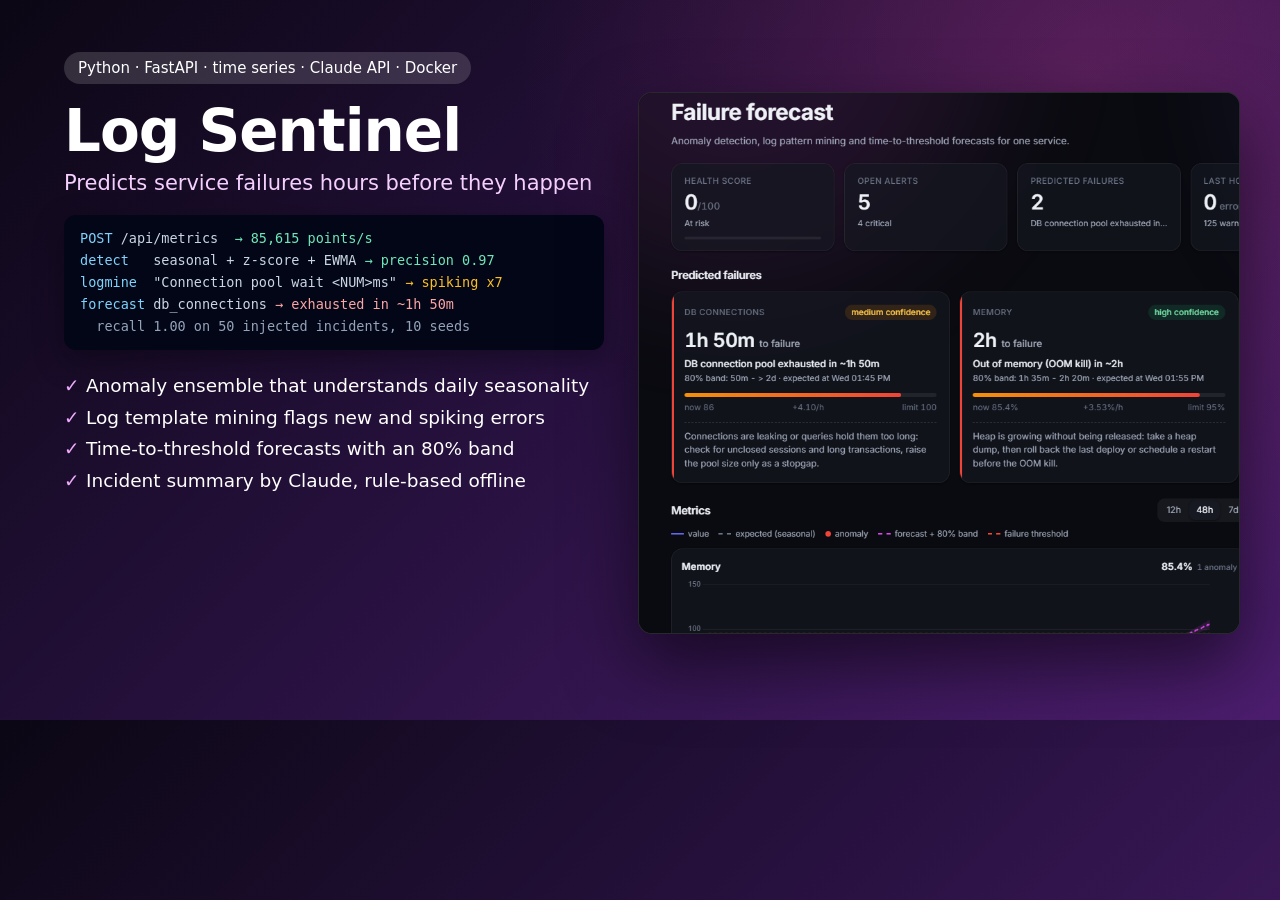
<file: examples/cover.html>
<!doctype html><html><head><meta charset="utf-8"><title>Log Sentinel</title><style>
body { margin:0; width:1280px; height:720px; overflow:hidden; font-family:"Segoe UI",system-ui,sans-serif; background:linear-gradient(135deg,#0b0714,#2a1243 52%,#4c1d6e); color:#fff; position:relative; }
body::after { content:""; position:absolute; inset:0; background:radial-gradient(circle at 85% 10%, rgba(236,72,153,.22), transparent 45%); pointer-events:none; }
.left { position:absolute; left:64px; top:52px; width:540px; z-index:1; }
.badge { display:inline-block; background:rgba(255,255,255,.15); padding:7px 14px; border-radius:99px; font-size:15px; margin-bottom:18px; }
h1 { font-size:58px; line-height:1.02; margin:0 0 10px; letter-spacing:-1px; }
.tag { font-size:21px; color:#f5d0fe; margin:0 0 20px; }
pre { background:#020617; color:#cbd5e1; border-radius:12px; padding:13px 16px; font:13.5px/1.62 Consolas, monospace; margin:0 0 20px; box-shadow:0 10px 30px rgba(0,0,0,.35); white-space:pre-wrap; }
pre .k { color:#7dd3fc; } pre .w { color:#fbbf24; } pre .g { color:#6ee7b7; } pre .m { color:#94a3b8; } pre .r { color:#fca5a5; }
ul { list-style:none; padding:0; margin:0; font-size:18.5px; line-height:1.7; }
li::before { content:"✓  "; color:#f0abfc; font-weight:700; }
.shot { position:absolute; right:40px; top:92px; width:600px; height:540px; border-radius:14px; overflow:hidden; box-shadow:0 30px 70px rgba(0,0,0,.55); background:#0a0b10; border:1px solid rgba(255,255,255,.12); z-index:1; }
.shot img { width:1000px; display:block; margin-left:-40px; margin-top:-55px; }
</style></head><body>
<div class="left">
  <span class="badge">Python · FastAPI · time series · Claude API · Docker</span>
  <h1>Log Sentinel</h1>
  <p class="tag">Predicts service failures hours before they happen</p>
  <pre><span class="k">POST</span> /api/metrics  <span class="g">→ 85,615 points/s</span>
<span class="k">detect</span>   seasonal + z-score + EWMA <span class="g">→ precision 0.97</span>
<span class="k">logmine</span>  "Connection pool wait &lt;NUM&gt;ms" <span class="w">→ spiking x7</span>
<span class="k">forecast</span> db_connections <span class="r">→ exhausted in ~1h 50m</span>
<span class="m">  recall 1.00 on 50 injected incidents, 10 seeds</span></pre>
  <ul>
    <li>Anomaly ensemble that understands daily seasonality</li>
    <li>Log template mining flags new and spiking errors</li>
    <li>Time-to-threshold forecasts with an 80% band</li>
    <li>Incident summary by Claude, rule-based offline</li>
  </ul>
</div>
<div class="shot"><img src="screenshot-dashboard.png" alt=""></div>
</body></html>
</file>
